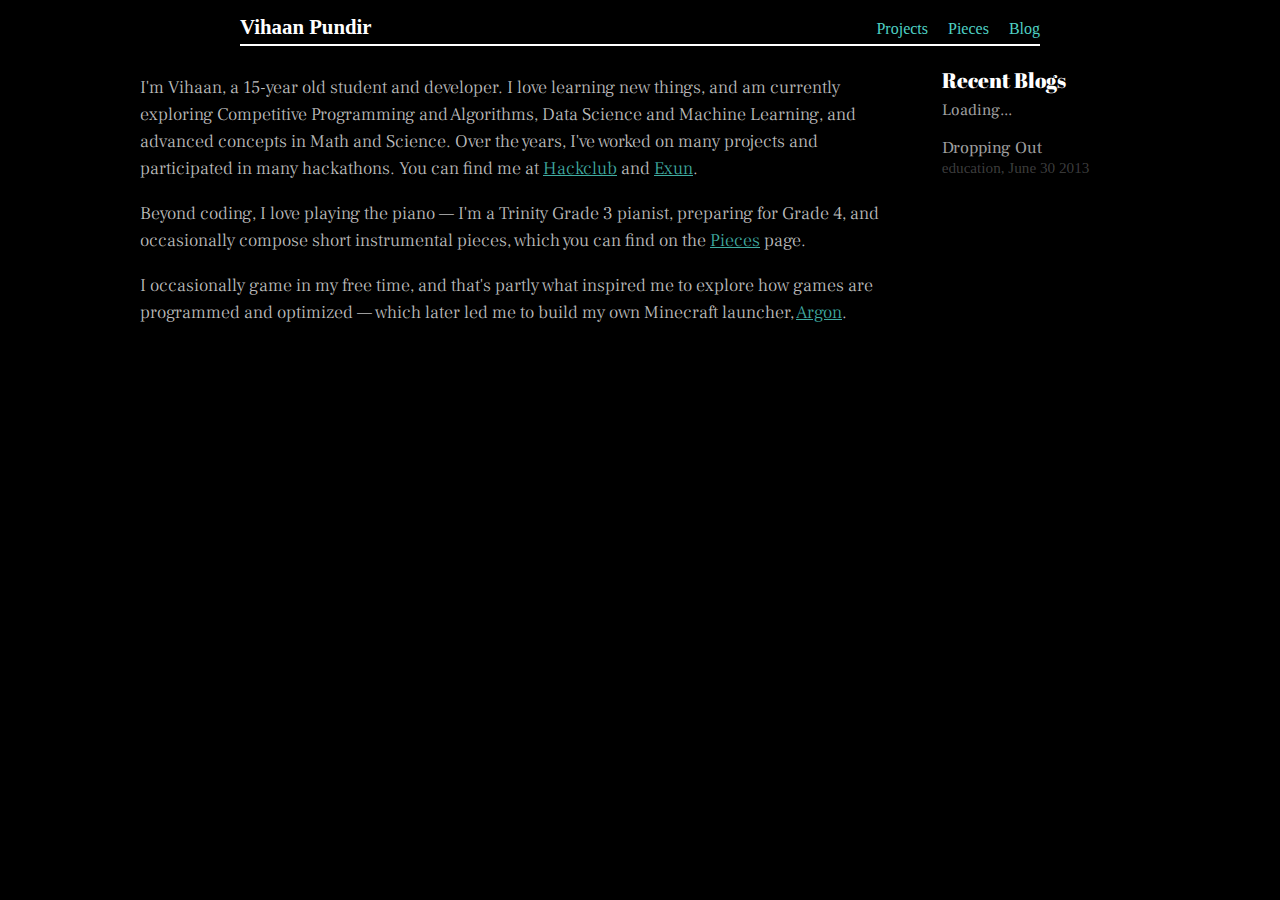
<file: index.html>
<!DOCTYPE html>
<html lang="en">
<head>
    <meta charset="UTF-8">
    <meta name="description" content="This is Vihaan's little corner of the internet.">
    <meta name="viewport" content="width=device-width, initial-scale=1.0">
    <link rel="stylesheet" href="style.css">
    <title>Vihaan Pundir</title>
</head>
<body>
    <div class="top-bar">
        <div class="links">
            <a class="name" href="/">Vihaan Pundir</a>
            <div class="right-links">
                <a href="project.html">Projects</a>
                <a href="pieces.html">Pieces</a>
                <a href="blog.html">Blog</a>
            </div>
        </div>
    </div>
    <center>
    <div class="content">
        <div class="brief-text">
            <div class="text">
                <p>I'm Vihaan, a <span id="age">AGE</span>-year old student and developer. I love learning new things, and am currently exploring Competitive Programming and Algorithms, Data Science and Machine Learning, and advanced concepts in Math and Science. Over the years, I've worked on many projects and participated in many hackathons. You can find me at <a href="https://hackclub.com">Hackclub</a> and <a href="https://exunclan.com">Exun</a>.</p>
                <p>Beyond coding, I love playing the piano — I'm a Trinity Grade 3 pianist, preparing for Grade 4, and occasionally compose short instrumental pieces, which you can find on the <a href="pieces.html">Pieces</a> page.</p>
                <p>I occasionally game in my free time, and that's partly what inspired me to explore how games are programmed and optimized — which later led me to build my own Minecraft launcher, <a href="https://argon.vihaan.dev">Argon</a>.</p>
            </div>
            <div class="blog-overview">
                <h2>Recent Blogs</h2>
                <p id="loading-buffer">Loading...</p>
                <div class="blogpost-short">
                    <p class="title">Dropping Out</p>
                    <p class="metadata">education, June 30 2013</p>
                </div>
            </div>
        </div>
    </div>
    </center>
    <script src="script.js"></script>
</html>
</file>
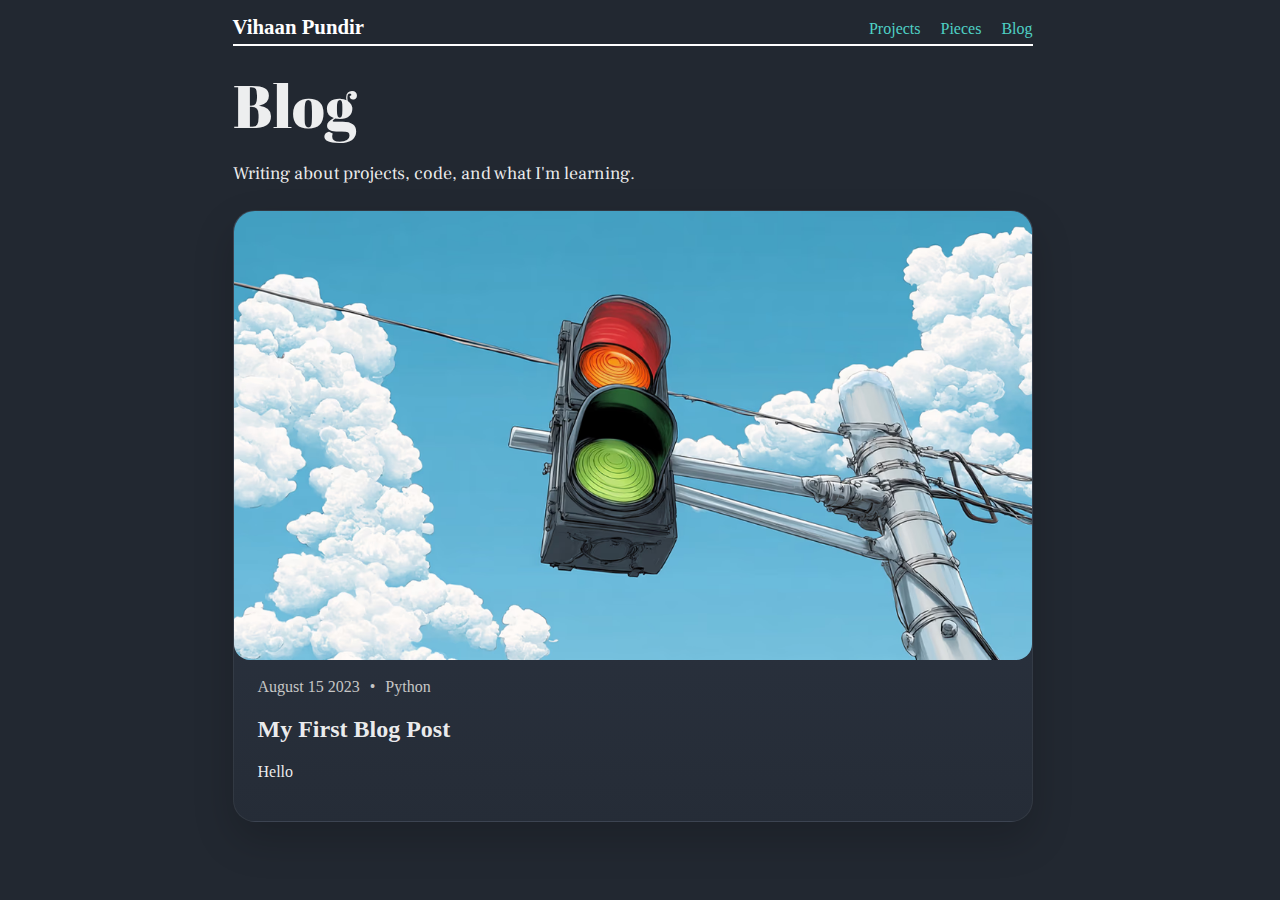
<file: static/blog.html>
<!DOCTYPE html>
<html lang="en">
<head>
    <meta charset="UTF-8">
    <meta name="description" content="This is Vihaan's little corner of the internet.">
    <meta name="viewport" content="width=device-width, initial-scale=1.0">
    <link rel="stylesheet" href="style.css">
    <title>Vihaan Pundir</title>
</head>
<body>
    <div class="top-bar">
        <div class="links">
            <a class="name" href="/">Vihaan Pundir</a>
            <div class="right-links">
                <a href="/projects">Projects</a>
                <a href="/pieces">Pieces</a>
                <a href="/blog">Blog</a>
            </div>
        </div>
    </div>
    <center>
        <div class="blog-content">
            <div class="top-blog-header">
                <h1>Blog</h1>
                <p>Writing about projects, code, and what I'm learning.</p>
            </div>
            <div class="blog-list">
                <div class="blog-post">
                    <center><img src="img/post.avif"></center>
                    <div class="blog-stuff">
                        <div class="blog-meta">
                            <span id="blog-date">August 15 2023</span><span>•</span><span id="blog-categories">Python</span>
                        </div>
                        <h2 id="blog-title">My First Blog Post</h2>
                        <p id="blog-description">Hello</p>
                    </div>
                </div>
            </div>
        </div>
    </center>
    <script src="js/script.js"></script>
    <script src="js/blog.js"></script>
</html>
</file>
<file: style.css>
@import url('https://fonts.googleapis.com/css?family=Abril+Fatface|Frank+Ruhl+Libre|Ubuntu+Mono&display=swap');

:root {
  --background-color:black;
  --heading-font: "Abril Fatface", serif;
  --text-font: "Frank Ruhl Libre", serif;
  --mono-font: "Ubuntu Mono", serif;
  --color-teal: #4FD1C5;
  --color-text: rgba(255, 255, 255, 0.92);
  --color-light-title:rgba(255, 255, 255, 0.64);
  --color-gray-text: rgba(255, 255, 255, 0.24);
}

body {
  background-color:var(--background-color);
  margin:0;
  padding:0;
  color:white;
}
/* Nav */
.top-bar {
  background-color: var(--background-color);
  padding-top:10px;
  font-family: var(--mono-font);
  height:fit-content;
  display:flex;
  justify-content: center;
  align-items: center;
  padding-left:20px;
  padding-right:20px;
}
.top-bar .links {
  display:flex;
  justify-content: space-between;
  width:800px;
  padding-top:5px;
  padding-bottom:5px;
  align-items: baseline;
  border-bottom: 2px white solid;
}
.top-bar .links .name {
  font-size:1.3rem;
  color:white;
  text-decoration: none;
  font-weight:550;
}
.top-bar .links .right-links {
  display:flex;
  gap:20px;
}
.top-bar .links .right-links a {
  color: var(--color-teal);
  text-decoration: none;
  font-weight: 100;
}
.top-bar .links .right-links a:hover {
  text-decoration: underline;
}
/* ---- */
.banner {
  margin-top: 20px;
}
.banner img {
  max-width: 100%;
  height:auto;
}

.content {
  margin-top:10px;
  display:flex;
  flex-direction: row;
  justify-content: center;
  width:1000px;
}
.brief-text {

  text-align: left;
  display:flex;
  justify-content: center;
  gap:20px;
}
.brief-text .text {
  font-family: var(--text-font);
  color: var(--color-text);
  font-size:1.125rem;
  line-height: 1.5;
  font-weight: 200;
  opacity: 0.82;
}
.brief-text .text a {
  color: var(--color-teal);
}
.brief-text .blog-overview {
  padding:10px;
  width:650px;
}
.brief-text .blog-overview h2 {
  font-family: var(--heading-font);
  font-weight: 100;
  font-size:1.3rem;
  padding:0;
  margin:0;
  margin-bottom:-10px;
}

.blogpost-short {
  cursor:pointer;
  width:100%;
}
#loading-buffer {
  font-family: var(--text-font);
  color: var(--color-light-title);
}
.blogpost-short .title {
  color: var(--color-light-title);
  font-family: var(--text-font);
  font-size: 1.05rem;
}
.blogpost-short .title:hover {
  text-decoration: underline;
}
.blogpost-short .metadata {
  color: var(--color-gray-text);
  font-family: var(--mono-font);
  font-size: 0.95rem;
  margin-top:-17px;
}
</file>
<file: static/style.css>
@import url('https://fonts.googleapis.com/css?family=Abril+Fatface|Frank+Ruhl+Libre|Ubuntu+Mono&display=swap');

:root {
  --background-color:#222831;
  --background-accent:#2b323e;
  --heading-font: "Abril Fatface", serif;
  --text-font: "Frank Ruhl Libre", serif;
  --mono-font: "Ubuntu Mono", serif;
  --color-teal: #4FD1C5;
  --color-text: rgba(255, 255, 255, 0.92);
  --color-light-title:rgba(255, 255, 255, 0.64);
  --color-gray-text: rgba(255, 255, 255, 0.24);
  --nav-width:800px;
  --color-muted:#c6c6c6;
}

html {
  scrollbar-gutter: stable;
}

body {
  background-color:var(--background-color);
  margin:0;
  padding:0;
  color:var(--color-text);
}
/* Nav */
.top-bar {
  background-color: var(--background-color);
  padding-top:10px;
  font-family: var(--mono-font);
  height:fit-content;
  display:flex;
  justify-content: center;
  align-items: center;
  padding-left:20px;
  padding-right:20px;
}
.top-bar .links {
  display:flex;
  justify-content: space-between;
  width:var(--nav-width);
  padding-top:5px;
  padding-bottom:5px;
  align-items: baseline;
  border-bottom: 2px white solid;
}
.top-bar .links .name {
  font-size:1.3rem;
  color:white;
  text-decoration: none;
  font-weight:550;
}
.top-bar .links .right-links {
  display:flex;
  gap:20px;
}
.top-bar .links .right-links a {
  color: var(--color-teal);
  text-decoration: none;
  font-weight: 100;
}
.top-bar .links .right-links a:hover {
  text-decoration: underline;
}
/* ---- */
.banner {
  margin-top: 20px;
}
.banner img {
  max-width: 100%;
  height:auto;
}

.content {
  margin-top:10px;
  display:flex;
  flex-direction: row;
  justify-content: center;
  width:1000px;
}
.brief-text {

  text-align: left;
  display:flex;
  justify-content: center;
  gap:20px;
}
.brief-text .text {
  font-family: var(--text-font);
  color: var(--color-text);
  font-size:1.125rem;
  line-height: 1.5;
  font-weight: 200;
}
.brief-text .text a {
  color: var(--color-teal);
}
.brief-text .blog-overview {
  padding:10px;
  width:650px;
}
.brief-text .blog-overview h2 {
  font-family: var(--heading-font);
  font-weight: 100;
  font-size:1.3rem;
  padding:0;
  margin:0;
  margin-bottom:-10px;
}

.blogpost-short {
  display:block;
  cursor:pointer;
  width:100%;
  color: inherit;
  text-decoration: none;
}
.blogpost-short:visited {
  color: inherit;
}
#loading-buffer {
  font-family: var(--text-font);
  color: var(--color-light-title);
}
.blogpost-short .title {
  color: var(--color-light-title);
  font-family: var(--text-font);
  font-size: 1.05rem;
}
.blogpost-short .title:hover {
  text-decoration: underline;
}
.blogpost-short .metadata {
  color: var(--color-gray-text);
  font-family: var(--mono-font);
  font-size: 0.95rem;
  margin-top:-17px;
}

/* BLOG */
.blog-content {
  width:var(--nav-width);
  text-align: left;
  margin-top: 20px;
}
.top-blog-header {
  width:var(--nav-width);
  text-align: left;
}
.top-blog-header h1 {
  font-family: var(--heading-font);
  font-size: 3.75rem;
  font-weight: 400;
  line-height: 1.3;
  margin: 0;
}
.top-blog-header p {
  font-family: var(--text-font);
  font-size: 1.125rem;
}
.blog-list {
  margin-top: 25px;
  display: flex;
  flex-direction: column;
  gap: 25px;
  margin-bottom:25px;
}
.blog-post {
  position: relative;
  padding: 0;
  border-radius: 22px;
  background:
    linear-gradient(180deg, rgba(49, 58, 72, 0.98), rgba(38, 45, 55, 0.98));
  border: 1px solid rgba(255, 255, 255, 0.06);
  overflow: hidden;
  box-shadow: 0 18px 40px rgba(0, 0, 0, 0.18);
  transition: transform 0.18s ease, box-shadow 0.18s ease, border-color 0.18s ease;
}
.blog-post-link {
  position: absolute;
  inset: 0;
  border-radius: inherit;
  z-index: 2;
  text-decoration: none;
}
.blog-post:focus-within {
  outline: 2px solid var(--color-teal);
  outline-offset: 4px;
}
.blog-post:hover {
  transform: translateY(-4px);
  box-shadow: 0 24px 48px rgba(0, 0, 0, 0.24);
  border-color: rgba(79, 209, 197, 0.18);
  cursor: pointer;
}
.blog-image {
  padding: 16px 16px 0;
}
.blog-list .blog-post img {
  width: 100%;
  border-radius: 16px;
  display: block;
}
.blog-stuff {
  margin-top: 0;
  padding: 18px 24px 24px;
  margin-bottom: 0;
}
.blog-meta {
  font-family: var(--mono-font);
  font-size: 1rem;
  display: flex;
  gap:10px;
  color: var(--color-muted);
}
.blog-title {
  font-family: var(--heading-font);
  font-size: clamp(1.9rem, 4.2vw, 2.65rem);
  line-height: 1.08;
  margin-top: 12px;
  margin-bottom: 12px;
  text-decoration: none;
}
.blog-description {
  font-family: var(--text-font);
  font-size: 1.125rem;
  line-height: 1.6;
  color: var(--color-text);
  margin: 0;
}
.sixseven {
  font-family: var(--text-font);
  color: var(--color-muted);
  font-size: 1.125rem;
}

/* PROJECTS */
.projects-content {
  --page-start: max(20px, calc(50vw - (var(--nav-width) / 2)));
  width: auto;
  max-width: 1240px;
  text-align: left;
  margin-top: 20px;
  margin-bottom: 42px;
  margin-left: var(--page-start);
  margin-right: 20px;
  padding: 0;
}
.projects-header h1 {
  font-family: var(--heading-font);
  font-size: 3.75rem;
  font-weight: 400;
  line-height: 1.3;
  margin: 0;
}
.projects-header p,
.projects-empty {
  font-family: var(--text-font);
  font-size: 1.125rem;
  color: var(--color-light-title);
}
.projects-grid {
  margin-top: 25px;
  display: grid;
  grid-template-columns: repeat(3, minmax(0, 1fr));
  gap: 28px;
  position: relative;
  align-items: stretch;
}
.project-card {
  background:
    linear-gradient(180deg, rgba(49, 58, 72, 0.98), rgba(38, 45, 55, 0.98));
  border: 1px solid rgba(255, 255, 255, 0.06);
  border-radius: 22px;
  display: flex;
  flex-direction: column;
  justify-content: space-between;
  gap: 0;
  min-height: 100%;
  overflow: hidden;
  box-shadow: 0 18px 40px rgba(0, 0, 0, 0.18);
  transition: transform 0.18s ease, box-shadow 0.18s ease, border-color 0.18s ease;
}
.project-card:hover {
  transform: translateY(-4px);
  box-shadow: 0 24px 48px rgba(0, 0, 0, 0.24);
  border-color: rgba(79, 209, 197, 0.18);
}
.project-card-visual {
  position: relative;
  aspect-ratio: 16 / 9;
  overflow: hidden;
  background-color: rgba(17, 22, 30, 0.95);
}
.project-card-image {
  width: 100%;
  height: 100%;
  display: block;
  object-fit: cover;
}
.project-card-body {
  padding: 20px 24px 0;
  display: flex;
  flex-direction: column;
  gap: 12px;
  flex: 1;
}
.project-card-date {
  margin: -2px 0 0;
  font-family: var(--mono-font);
  font-size: 1rem;
  color: var(--color-light-title);
}
.project-card-tags {
  display: flex;
  flex-wrap: wrap;
  gap: 10px;
  margin-top: auto;
  padding-top: 6px;
}
.project-tag {
  font-family: var(--mono-font);
  font-size: 0.9rem;
  color: var(--color-teal);
  background-color: rgba(79, 209, 197, 0.09);
  border: 1px solid rgba(79, 209, 197, 0.12);
  border-radius: 999px;
  padding: 5px 10px;
}
.project-card-title {
  margin: 0;
  font-family: var(--heading-font);
  font-size: 2.15rem;
  line-height: 1.1;
}
.project-card-description {
  margin: 0;
  font-family: var(--text-font);
  font-size: 1.08rem;
  line-height: 1.65;
  color: var(--color-text);
}
.project-card-links {
  padding: 18px 24px 24px;
  display: flex;
  flex-wrap: wrap;
  gap: 12px;
  justify-content: flex-end;
  margin-top: auto;
}
.project-link {
  font-family: var(--mono-font);
  color: var(--color-teal);
  text-decoration: none;
  border: 1px solid rgba(255, 255, 255, 0.08);
  background-color: rgba(255, 255, 255, 0.04);
  border-radius: 12px;
  padding: 10px 14px;
  transition: background-color 0.16s ease, border-color 0.16s ease, transform 0.16s ease;
}
.project-link:hover {
  text-decoration: none;
  background-color: rgba(255, 255, 255, 0.08);
  border-color: rgba(79, 209, 197, 0.22);
  transform: translateY(-1px);
}
.project-link.primary {
  background-color: rgba(79, 209, 197, 0.12);
  border-color: rgba(79, 209, 197, 0.22);
}

/* PIECES */
body.pieces-page-body {
  background-color: var(--background-color);
}
body.pieces-page-body::before {
  content: none;
}
.pieces-main {
  display: block;
}
.pieces-page {
  --page-start: max(20px, calc(50vw - (var(--nav-width) / 2)));
  width: auto;
  max-width: 1240px;
  text-align: left;
  margin-top: 20px;
  margin-bottom: 42px;
  margin-left: var(--page-start);
  margin-right: 20px;
  padding: 0;
}
.pieces-shell-wrap {
  width: 100%;
  display: flex;
  justify-content: center;
}
.pieces-hero {
  display: block;
}
.pieces-hero-copy h1 {
  margin: 0;
  font-family: var(--heading-font);
  font-size: 3.75rem;
  font-weight: 400;
  line-height: 1.3;
}
.pieces-summary {
  margin: 16px 0 0;
  max-width: 60ch;
  color: var(--color-light-title);
  font-family: var(--text-font);
  font-size: 1.125rem;
  line-height: 1.6;
}
.pieces-hero-note {
  border-radius: 18px;
  padding: 16px 18px;
  background:
    linear-gradient(180deg, rgba(49, 58, 72, 0.98), rgba(38, 45, 55, 0.98));
  border: 1px solid rgba(255, 255, 255, 0.06);
  box-shadow: 0 18px 40px rgba(0, 0, 0, 0.18);
}
.pieces-hero-note::after {
  content: none;
}
.pieces-note-label {
  display: inline-block;
  font-family: var(--mono-font);
  color: var(--color-light-title);
  font-size: 0.9rem;
}
.pieces-hero-note strong {
  display: block;
  margin-top: 8px;
  font-family: var(--mono-font);
  font-size: 1rem;
  font-weight: 400;
  color: var(--color-teal);
}
.pieces-hero-note p {
  margin: 8px 0 0;
  max-width: 24ch;
  color: var(--color-muted);
  font-family: var(--text-font);
  font-size: 1rem;
  line-height: 1.55;
}
.pieces-shell {
  margin-top: -17px;
  display: grid;
  grid-template-columns: minmax(0, 700px) minmax(280px, 320px);
  gap: 24px;
  align-items: start;
  width: min(calc(100vw - 40px), 1044px);
}
.pieces-sidebar {
  display: flex;
  flex-direction: column;
  gap: 18px;
}
.piece-stage,
.pieces-rail,
.pieces-hero-note {
  border-radius: 22px;
  border: 1px solid rgba(255, 255, 255, 0.06);
  background:
    linear-gradient(180deg, rgba(49, 58, 72, 0.98), rgba(38, 45, 55, 0.98));
  box-shadow: 0 18px 40px rgba(0, 0, 0, 0.18);
}
.piece-stage {
  overflow: hidden;
}
.piece-stage::before {
  content: none;
}
.piece-stage-panel {
  padding: 24px;
}
.piece-stage-meta {
  display: flex;
  justify-content: space-between;
  align-items: center;
  gap: 14px;
}
.piece-stage-label,
.pieces-rail-header p {
  margin: 0;
  color: var(--color-light-title);
  font-family: var(--mono-font);
  font-size: 0.9rem;
}
.piece-stage-provider {
  color: var(--color-teal);
  font-family: var(--mono-font);
  font-size: 0.9rem;
}
.piece-stage-header {
  margin-top: 14px;
  display: flex;
  justify-content: space-between;
  align-items: end;
  gap: 14px;
}
.piece-stage-header h2 {
  margin: 6px 0 0;
  font-family: var(--heading-font);
  font-size: clamp(2rem, 4vw, 2.9rem);
  line-height: 1.1;
}
.piece-stage-index {
  color: rgba(255, 255, 255, 0.26);
  font-family: var(--mono-font);
  font-size: 0.9rem;
}
.piece-stage-description {
  margin: 14px 0 0;
  max-width: 58ch;
  color: var(--color-text);
  font-family: var(--text-font);
  font-size: 1.08rem;
  line-height: 1.65;
}
.piece-stage-media {
  margin-top: 20px;
}
.piece-media-frame,
.piece-media-placeholder {
  aspect-ratio: 16 / 9;
  width: 100%;
  border-radius: 16px;
  overflow: hidden;
  background:
    linear-gradient(180deg, rgba(19, 24, 31, 0.98), rgba(13, 17, 22, 0.98));
  border: 1px solid rgba(255, 255, 255, 0.08);
}
.piece-media-frame iframe,
.piece-media-frame video {
  width: 100%;
  height: 100%;
  border: 0;
  display: block;
}
.piece-media-placeholder {
  min-height: 280px;
  display: flex;
  flex-direction: column;
  justify-content: center;
  align-items: center;
  gap: 16px;
  text-align: center;
  padding: 24px;
  color: var(--color-muted);
  font-family: var(--text-font);
  font-size: 1rem;
  line-height: 1.6;
}
.piece-primary-link,
.piece-secondary-link {
  display: inline-flex;
  align-items: center;
  justify-content: center;
  border-radius: 12px;
  text-decoration: none;
  font-family: var(--mono-font);
  font-size: 0.96rem;
  transition: transform 0.16s ease, border-color 0.16s ease, background-color 0.16s ease;
}
.piece-primary-link {
  padding: 10px 14px;
  color: var(--color-teal);
  background-color: rgba(79, 209, 197, 0.12);
  border: 1px solid rgba(79, 209, 197, 0.22);
}
.piece-secondary-link {
  padding: 10px 16px;
  color: var(--color-teal);
  border: 1px solid rgba(79, 209, 197, 0.22);
  background-color: rgba(79, 209, 197, 0.08);
}
.piece-primary-link:hover,
.piece-secondary-link:hover {
  transform: translateY(-1px);
}
.pieces-rail {
  padding: 20px;
}
.pieces-rail-header {
  display: flex;
  justify-content: space-between;
  align-items: end;
  gap: 12px;
}
.pieces-rail-header span {
  color: var(--color-muted);
  font-family: var(--text-font);
  font-size: 0.98rem;
}
.pieces-list {
  margin-top: 18px;
  display: flex;
  flex-direction: column;
  gap: 12px;
}
.piece-list-item {
  width: 100%;
  text-align: left;
  display: grid;
  grid-template-columns: auto minmax(0, 1fr) auto;
  gap: 14px;
  align-items: start;
  padding: 14px 14px 16px;
  border-radius: 16px;
  border: 1px solid rgba(255, 255, 255, 0.07);
  background:
    linear-gradient(180deg, rgba(255, 255, 255, 0.03), rgba(255, 255, 255, 0.015));
  color: inherit;
  cursor: pointer;
  transition: transform 0.16s ease, border-color 0.16s ease, background-color 0.16s ease;
}
.piece-list-item:hover,
.piece-list-item:focus-visible,
.piece-list-item.active {
  transform: translateY(-2px);
  border-color: rgba(79, 209, 197, 0.22);
  background:
    linear-gradient(180deg, rgba(79, 209, 197, 0.12), rgba(255, 255, 255, 0.03));
  outline: none;
}
.piece-list-index {
  color: rgba(255, 255, 255, 0.34);
  font-family: var(--mono-font);
  font-size: 0.95rem;
  padding-top: 2px;
}
.piece-list-copy {
  min-width: 0;
  display: flex;
  flex-direction: column;
  gap: 8px;
}
.piece-list-copy strong {
  font-family: var(--heading-font);
  font-weight: 400;
  font-size: 1.3rem;
  line-height: 1.12;
}
.piece-list-copy span {
  color: var(--color-muted);
  font-family: var(--text-font);
  font-size: 0.98rem;
  line-height: 1.5;
  display: -webkit-box;
  -webkit-line-clamp: 3;
  -webkit-box-orient: vertical;
  overflow: hidden;
}
.piece-list-provider {
  color: var(--color-teal);
  font-family: var(--mono-font);
  font-size: 0.84rem;
  padding-top: 4px;
}
.pieces-rail-empty,
.pieces-noscript {
  margin: 0;
  color: var(--color-muted);
  font-family: var(--text-font);
  font-size: 1.05rem;
  line-height: 1.7;
}
.piece-stage-loading .piece-stage-description,
.piece-stage-empty .piece-stage-description {
  max-width: 48ch;
}

@media (max-width: 1120px) {
  .projects-grid {
    grid-template-columns: repeat(2, minmax(0, 1fr));
  }
  .pieces-shell {
    grid-template-columns: 1fr;
    max-width: 700px;
    width: min(calc(100vw - 40px), 700px);
  }
}

@media (min-width: 721px) and (max-width: 1279px) {
  .projects-grid {
    width: calc(100vw - 40px);
    margin-left: calc(20px - var(--page-start));
  }
}

@media (min-width: 1280px) {
  .projects-grid {
    width: 1240px;
    margin-left: -220px;
  }
}

@media (max-width: 720px) {
  .top-bar {
    padding-left: 14px;
    padding-right: 14px;
  }
  .top-bar .links {
    width: 100%;
    flex-direction: column;
    align-items: flex-start;
    gap: 10px;
  }
  .top-bar .links .right-links {
    flex-wrap: wrap;
    gap: 12px;
  }
  .projects-content {
    width: calc(100vw - 28px);
    margin-left: 14px;
    margin-right: 14px;
    padding: 0;
  }
  .projects-grid {
    grid-template-columns: 1fr;
  }
  .pieces-page {
    width: calc(100vw - 28px);
    margin-left: 14px;
    margin-right: 14px;
    padding: 0;
  }
  .piece-list-item {
    grid-template-columns: 1fr;
  }
  .piece-stage-header,
  .pieces-rail-header {
    flex-direction: column;
    align-items: flex-start;
  }
  .pieces-rail-header,
  .piece-list-item {
    gap: 8px;
  }
  .piece-list-provider {
    padding-top: 0;
  }
}

@media (max-width: 560px) {
  .projects-grid {
    gap: 20px;
  }
  .project-card-body {
    padding-left: 18px;
    padding-right: 18px;
  }
  .project-card-links {
    padding-left: 18px;
    padding-right: 18px;
    justify-content: flex-start;
  }
  .project-link {
    width: fit-content;
  }
  .piece-media-frame,
  .piece-media-placeholder {
    border-radius: 16px;
  }
  .piece-list-copy strong {
    font-size: 1.2rem;
  }
}
</file>
